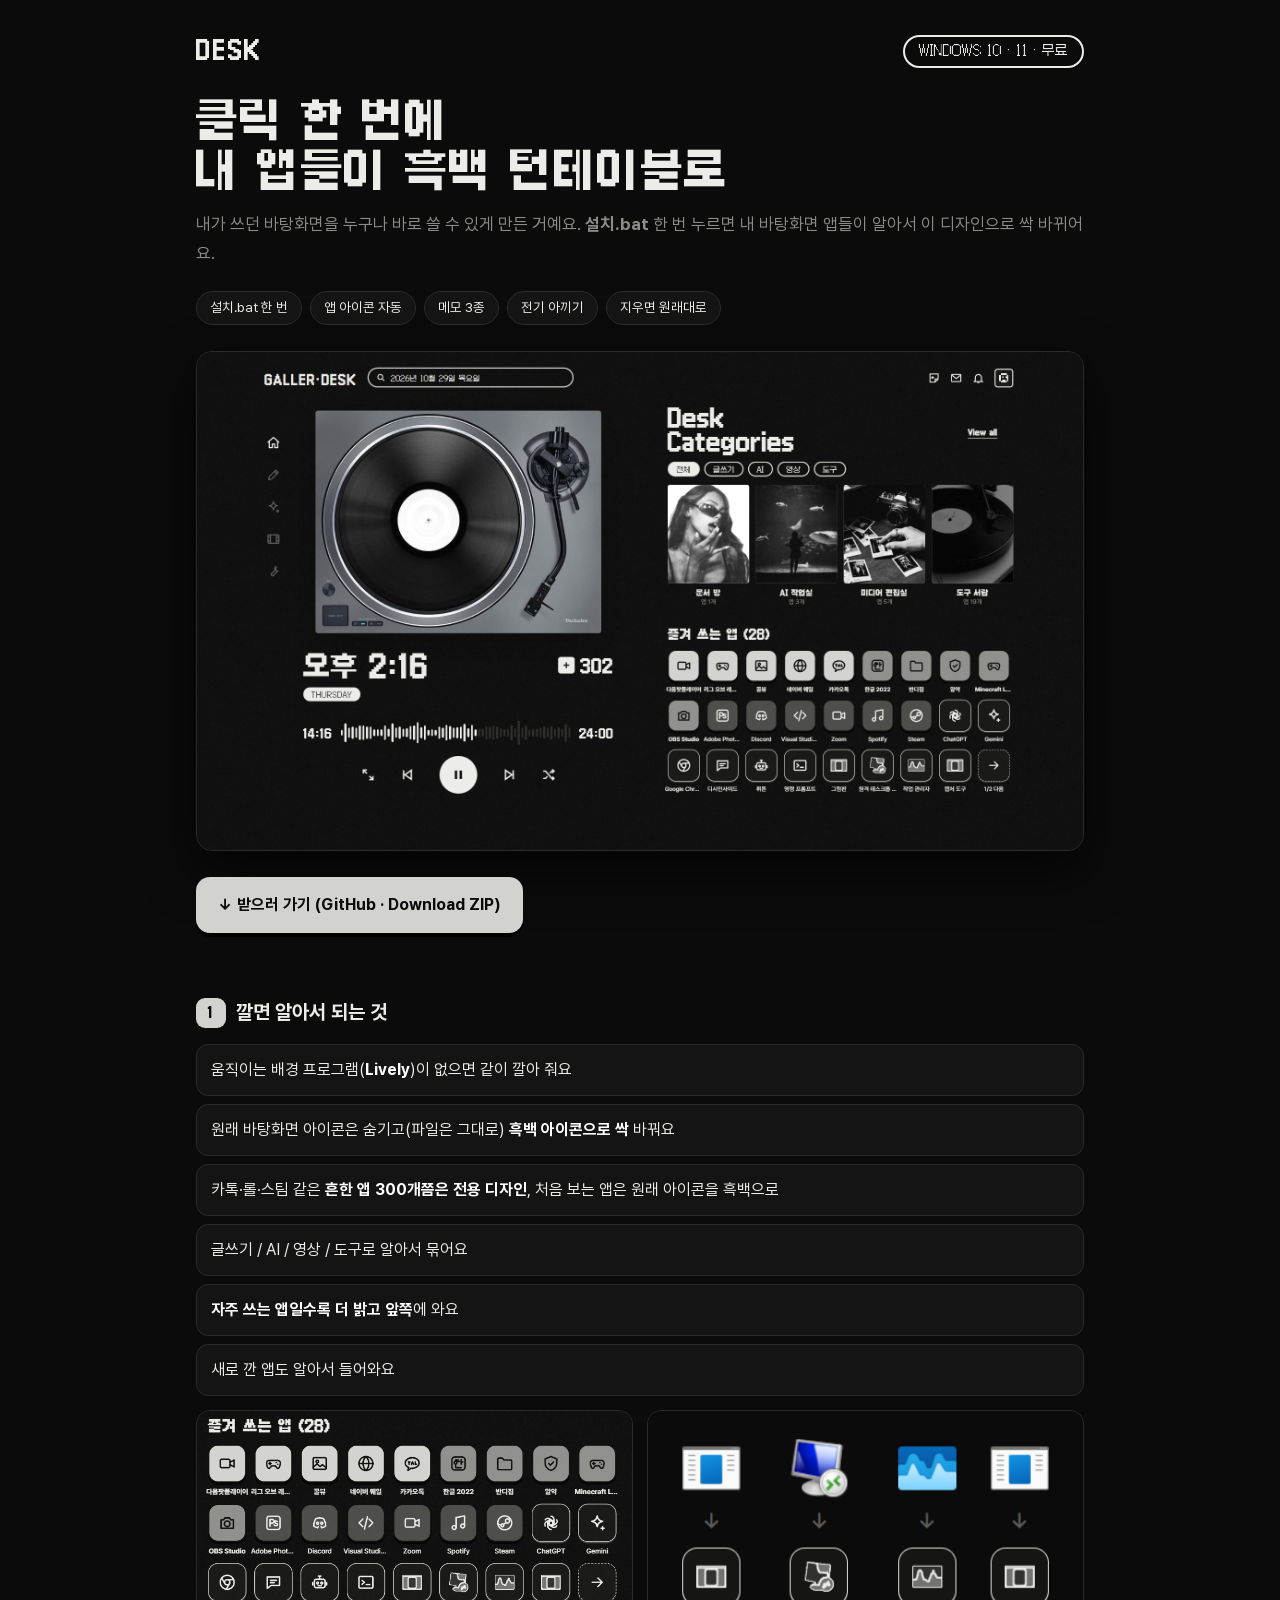
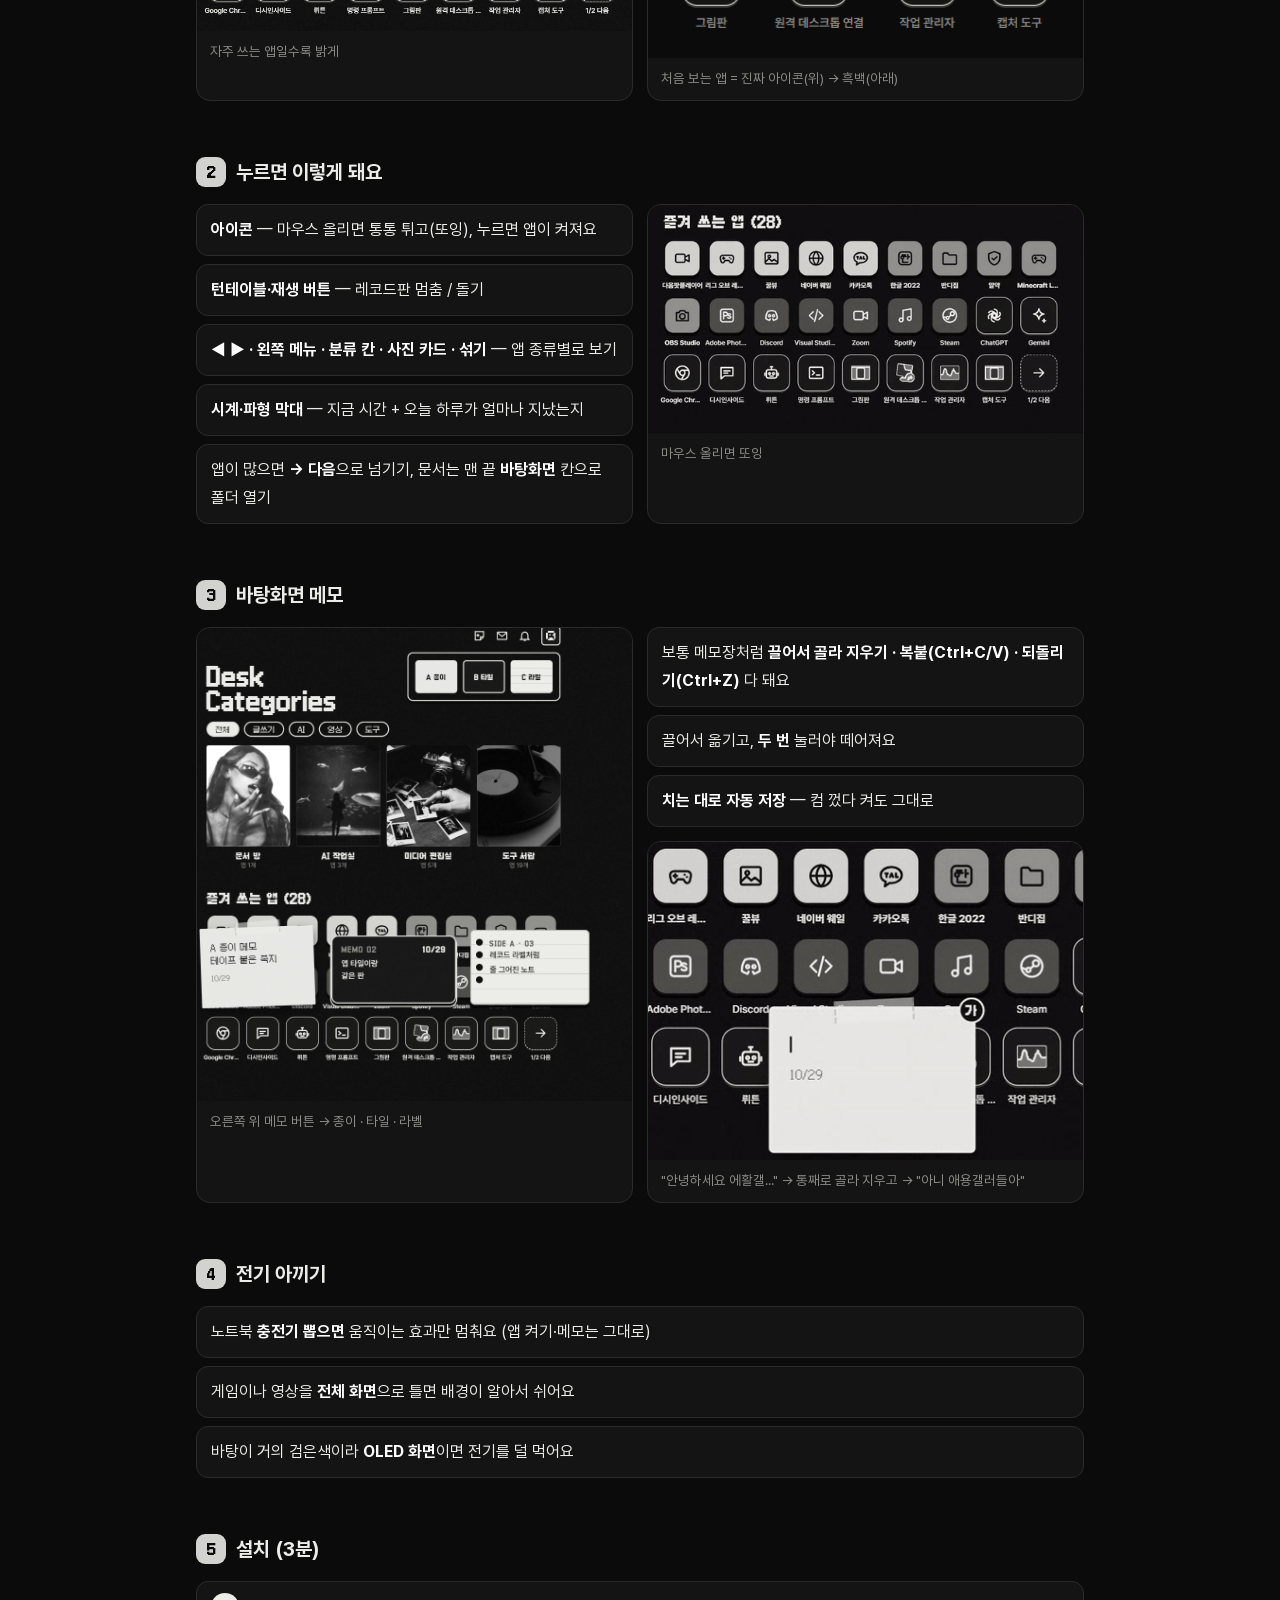
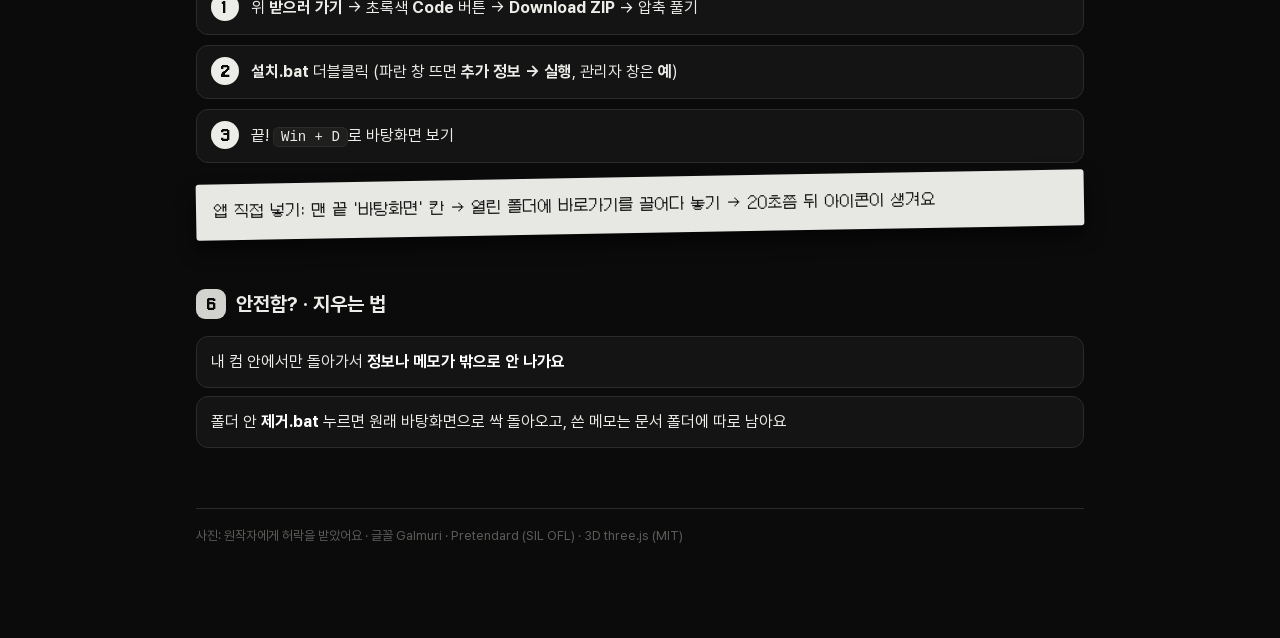
<file: docs/index.html>
<!doctype html>
<html lang="ko"><head><meta charset="utf-8"><meta name="viewport" content="width=device-width,initial-scale=1">
<title>DESK 바탕화면</title>
<meta name="description" content="깔면 내 바탕화면 앱이 알아서 흑백 아이콘으로 바뀌는 턴테이블 바탕화면">
<style>
@font-face{font-family:Galmuri;src:url(fonts/Galmuri11-Bold.woff2) format('woff2');font-weight:700}
@font-face{font-family:Galmuri;src:url(fonts/Galmuri11.woff2) format('woff2');font-weight:400}
@font-face{font-family:Pretendard;src:url(fonts/Pretendard-Regular.woff2) format('woff2');font-weight:400}
@font-face{font-family:Pretendard;src:url(fonts/Pretendard-SemiBold.woff2) format('woff2');font-weight:600}
@font-face{font-family:Pretendard;src:url(fonts/Pretendard-Bold.woff2) format('woff2');font-weight:700}
:root{--bg:#0b0b0b;--card:#141414;--ink:#ececE8;--sub:#8b8b87;--mute:#5c5c59;--line:#2b2b29;--tile:#d2d2ce;--paper:#e7e7e4}
@media (prefers-color-scheme:light){:root:not([data-theme="dark"]){--bg:#0b0b0b}}
*{box-sizing:border-box}
html,body{margin:0;background:var(--bg);color:var(--ink)}
body{font:16px/1.75 Pretendard,"Malgun Gothic",sans-serif;-webkit-font-smoothing:antialiased}
.px{font-family:Galmuri,monospace;-webkit-font-smoothing:none}
.wrap{max-width:920px;margin:0 auto;padding:32px 16px 90px}
header{display:flex;align-items:center;justify-content:space-between;gap:12px;margin-bottom:26px}
.logo{font-size:22px;font-weight:700;letter-spacing:.08em}
.pill{border:2px solid var(--ink);border-radius:999px;padding:3px 14px;font-size:13px;white-space:nowrap}
h1{font-size:clamp(28px,6vw,44px);line-height:1.15;margin:0 0 12px;letter-spacing:-.01em}
.lead{color:var(--sub);font-size:17px;margin:0 0 22px}
.chips{display:flex;flex-wrap:wrap;gap:8px;margin:0 0 26px}
.chips span{background:var(--card);border:1px solid var(--line);border-radius:999px;padding:4px 13px;font-size:13.5px}
.hero{border-radius:16px;overflow:hidden;border:1px solid var(--line);box-shadow:0 20px 50px #000a}
.hero img,figure img{display:block;width:100%;height:auto}
.btn{display:inline-flex;align-items:center;gap:10px;margin:26px 0 8px;background:var(--tile);color:#0b0b0b;text-decoration:none;font-weight:700;padding:14px 22px;border-radius:14px;box-shadow:0 4px 0 #000;font-size:16px}
.btn:hover{transform:translateY(-2px)}
section{margin-top:54px}
h2{font-size:20px;margin:0 0 14px;display:flex;align-items:center;gap:10px}
h2 i{font-style:normal;display:inline-grid;place-items:center;width:30px;height:30px;border-radius:9px;background:var(--tile);color:#0b0b0b;font-size:14px}
ul.list{list-style:none;padding:0;margin:0;display:grid;gap:8px}
ul.list li{background:var(--card);border:1px solid var(--line);border-radius:12px;padding:11px 14px}
ul.list b{color:#fff}
.grid2{display:grid;grid-template-columns:1fr 1fr;gap:14px;margin-top:14px}
figure{margin:0;background:var(--card);border:1px solid var(--line);border-radius:14px;overflow:hidden}
figcaption{padding:9px 13px;font-size:13.5px;color:var(--sub)}
.steps{counter-reset:s;display:grid;gap:10px;padding:0;margin:0;list-style:none}
.steps li{counter-increment:s;position:relative;padding:12px 14px 12px 54px;background:var(--card);border:1px solid var(--line);border-radius:12px}
.steps li::before{content:counter(s);position:absolute;left:14px;top:11px;width:28px;height:28px;border-radius:50%;background:var(--ink);color:#0b0b0b;display:grid;place-items:center;font:700 14px Galmuri,monospace}
.note{background:var(--paper);color:#141414;border-radius:3px;padding:16px 18px;transform:rotate(-1deg);box-shadow:0 10px 18px #0009;font:15px/1.6 Galmuri,monospace;margin-top:14px}
code{background:#1f1f1e;border:1px solid var(--line);border-radius:6px;padding:1px 7px;font-size:14px}
footer{margin-top:60px;color:var(--mute);font-size:13px;border-top:1px solid var(--line);padding-top:16px}
footer a{color:var(--sub)}
@media (max-width:640px){.grid2{grid-template-columns:1fr}}

</style></head><body><div class="wrap">
<header><div class="logo px">DESK</div><div class="pill px">WINDOWS 10 · 11 · 무료</div></header>

<h1 class="px">클릭 한 번에<br>내 앱들이 흑백 턴테이블로</h1>
<p class="lead">내가 쓰던 바탕화면을 누구나 바로 쓸 수 있게 만든 거예요. <b>설치.bat</b> 한 번 누르면 내 바탕화면 앱들이 알아서 이 디자인으로 싹 바뀌어요.</p>
<div class="chips"><span>설치.bat 한 번</span><span>앱 아이콘 자동</span><span>메모 3종</span><span>전기 아끼기</span><span>지우면 원래대로</span></div>
<div class="hero"><img src="1-desk.png" alt="바탕화면 전체 모습"></div>
<a class="btn" href="https://github.com/casajeon-wq/desk">↓ 받으러 가기 (GitHub · Download ZIP)</a>


<section><h2><i class="px">1</i>깔면 알아서 되는 것</h2>
<ul class="list">
<li>움직이는 배경 프로그램(<b>Lively</b>)이 없으면 같이 깔아 줘요</li>
<li>원래 바탕화면 아이콘은 숨기고(파일은 그대로) <b>흑백 아이콘으로 싹</b> 바꿔요</li>
<li>카톡·롤·스팀 같은 <b>흔한 앱 300개쯤은 전용 디자인</b>, 처음 보는 앱은 원래 아이콘을 흑백으로</li>
<li>글쓰기 / AI / 영상 / 도구로 알아서 묶어요</li>
<li><b>자주 쓰는 앱일수록 더 밝고 앞쪽</b>에 와요</li>
<li>새로 깐 앱도 알아서 들어와요</li>
</ul>
<div class="grid2">
<figure><img src="3-icons.png" alt="아이콘 밝기"><figcaption>자주 쓰는 앱일수록 밝게</figcaption></figure>
<figure><img src="4-sep.png" alt="진짜 아이콘을 흑백으로"><figcaption>처음 보는 앱 = 진짜 아이콘(위) → 흑백(아래)</figcaption></figure>
</div></section>

<section><h2><i class="px">2</i>누르면 이렇게 돼요</h2>
<div class="grid2">
<ul class="list">
<li><b>아이콘</b> — 마우스 올리면 통통 튀고(또잉), 누르면 앱이 켜져요</li>
<li><b>턴테이블·재생 버튼</b> — 레코드판 멈춤 / 돌기</li>
<li><b>◀ ▶ · 왼쪽 메뉴 · 분류 칸 · 사진 카드 · 섞기</b> — 앱 종류별로 보기</li>
<li><b>시계·파형 막대</b> — 지금 시간 + 오늘 하루가 얼마나 지났는지</li>
<li>앱이 많으면 <b>→ 다음</b>으로 넘기기, 문서는 맨 끝 <b>바탕화면</b> 칸으로 폴더 열기</li>
</ul>
<figure><img src="5-boing.gif" alt="또잉 움짤"><figcaption>마우스 올리면 또잉</figcaption></figure>
</div></section>

<section><h2><i class="px">3</i>바탕화면 메모</h2>
<div class="grid2">
<figure><img src="2-memo.png" alt="메모 세 종류"><figcaption>오른쪽 위 메모 버튼 → 종이 · 타일 · 라벨</figcaption></figure>
<div>
<ul class="list">
<li>보통 메모장처럼 <b>끌어서 골라 지우기 · 복붙(Ctrl+C/V) · 되돌리기(Ctrl+Z)</b> 다 돼요</li>
<li>끌어서 옮기고, <b>두 번</b> 눌러야 떼어져요</li>
<li><b>치는 대로 자동 저장</b> — 컴 껐다 켜도 그대로</li>
</ul>
<figure style="margin-top:14px"><img src="6-memo.gif" alt="메모 쓰기 움짤"><figcaption>"안녕하세요 에활갤..." → 통째로 골라 지우고 → "아니 애용갤러들아"</figcaption></figure>
</div></div></section>

<section><h2><i class="px">4</i>전기 아끼기</h2>
<ul class="list">
<li>노트북 <b>충전기 뽑으면</b> 움직이는 효과만 멈춰요 (앱 켜기·메모는 그대로)</li>
<li>게임이나 영상을 <b>전체 화면</b>으로 틀면 배경이 알아서 쉬어요</li>
<li>바탕이 거의 검은색이라 <b>OLED 화면</b>이면 전기를 덜 먹어요</li>
</ul></section>

<section><h2><i class="px">5</i>설치 (3분)</h2>
<ol class="steps">
<li>위 <b>받으러 가기</b> → 초록색 <b>Code</b> 버튼 → <b>Download ZIP</b> → 압축 풀기</li>
<li><b>설치.bat</b> 더블클릭 (파란 창 뜨면 <b>추가 정보 → 실행</b>, 관리자 창은 <b>예</b>)</li>
<li>끝! <code>Win + D</code>로 바탕화면 보기</li>
</ol>
<div class="note">앱 직접 넣기: 맨 끝 '바탕화면' 칸 → 열린 폴더에 바로가기를 끌어다 놓기 → 20초쯤 뒤 아이콘이 생겨요</div>
</section>

<section><h2><i class="px">6</i>안전함? · 지우는 법</h2>
<ul class="list">
<li>내 컴 안에서만 돌아가서 <b>정보나 메모가 밖으로 안 나가요</b></li>
<li>폴더 안 <b>제거.bat</b> 누르면 원래 바탕화면으로 싹 돌아오고, 쓴 메모는 문서 폴더에 따로 남아요</li>
</ul></section>

<footer>사진: 원작자에게 허락을 받았어요 · 글꼴 Galmuri · Pretendard (SIL OFL) · 3D three.js (MIT)</footer>
</div></body></html>
</file>
